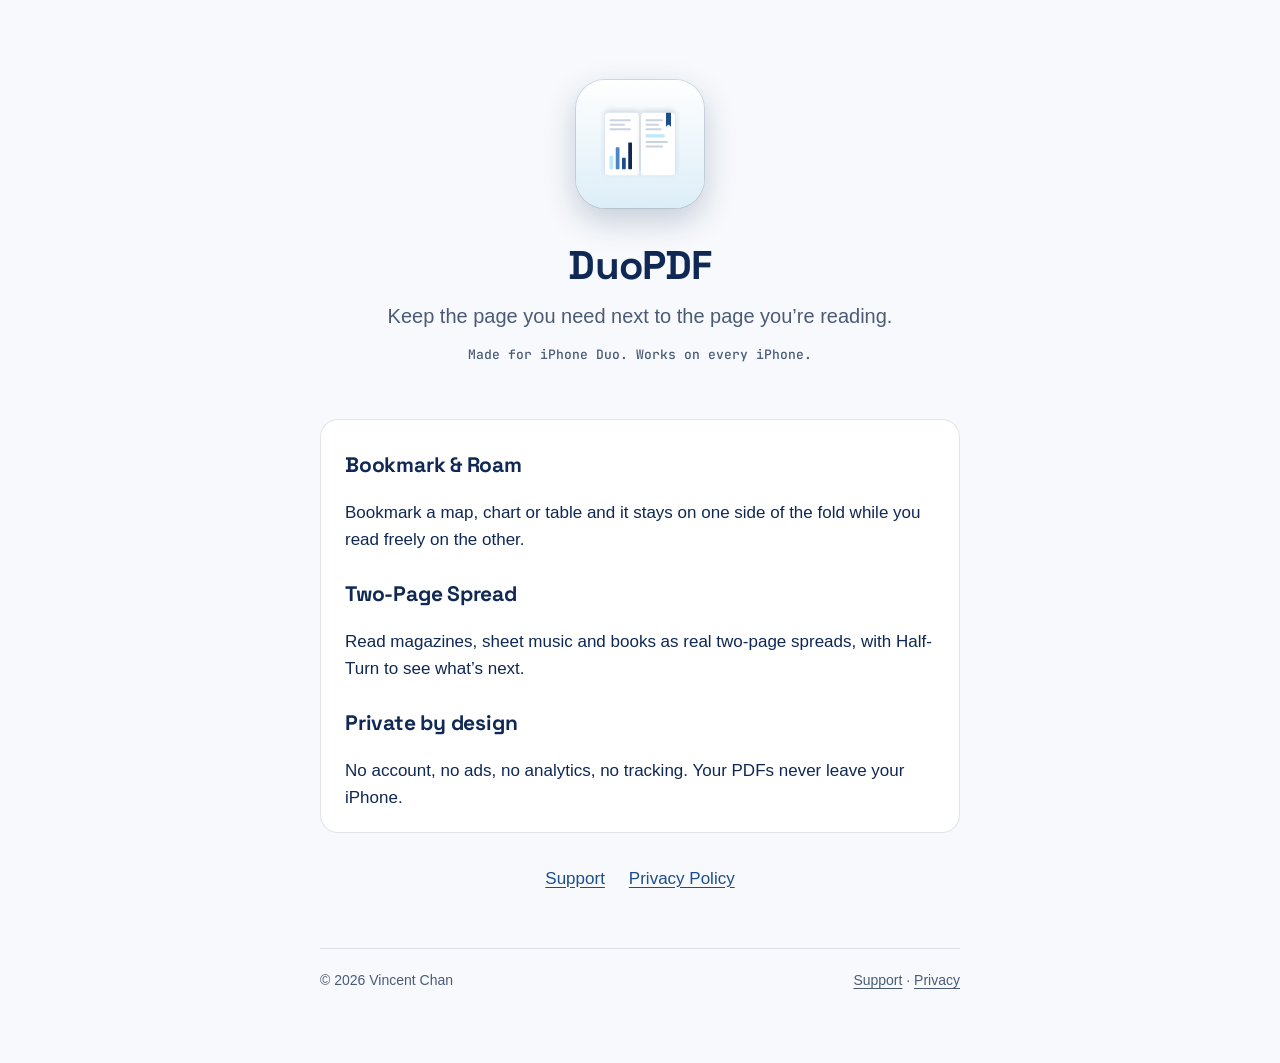
<file: index.html>
<!doctype html>
<html lang="en">
<head>
  <meta charset="utf-8">
  <meta name="viewport" content="width=device-width, initial-scale=1">
  <title>DuoPDF</title>
  <meta name="description" content="DuoPDF keeps the page you need next to the page you're reading. Made for iPhone Duo.">
  <link rel="icon" type="image/png" href="icon.png">
  <link rel="apple-touch-icon" href="apple-touch-icon.png">
  <link rel="stylesheet" href="style.css">
</head>
<body>
  <main>
    <section class="hero">
      <img src="icon.png" alt="DuoPDF app icon">
      <h1>DuoPDF</h1>
      <p class="lede">Keep the page you need next to the page you’re reading.</p>
      <p class="meta">Made for iPhone Duo. Works on every iPhone.</p>
    </section>

    <div class="card">
      <h2>Bookmark &amp; Roam</h2>
      <p>Bookmark a map, chart or table and it stays on one side of the fold while you read freely on the other.</p>
      <h2>Two-Page Spread</h2>
      <p>Read magazines, sheet music and books as real two-page spreads, with Half-Turn to see what’s next.</p>
      <h2>Private by design</h2>
      <p>No account, no ads, no analytics, no tracking. Your PDFs never leave your iPhone.</p>
    </div>

    <div class="links">
      <a href="support/">Support</a>
      <a href="privacy/">Privacy Policy</a>
    </div>

    <footer>
      <span>© 2026 Vincent Chan</span>
      <span><a href="support/">Support</a> · <a href="privacy/">Privacy</a></span>
    </footer>
  </main>
</body>
</html>
</file>
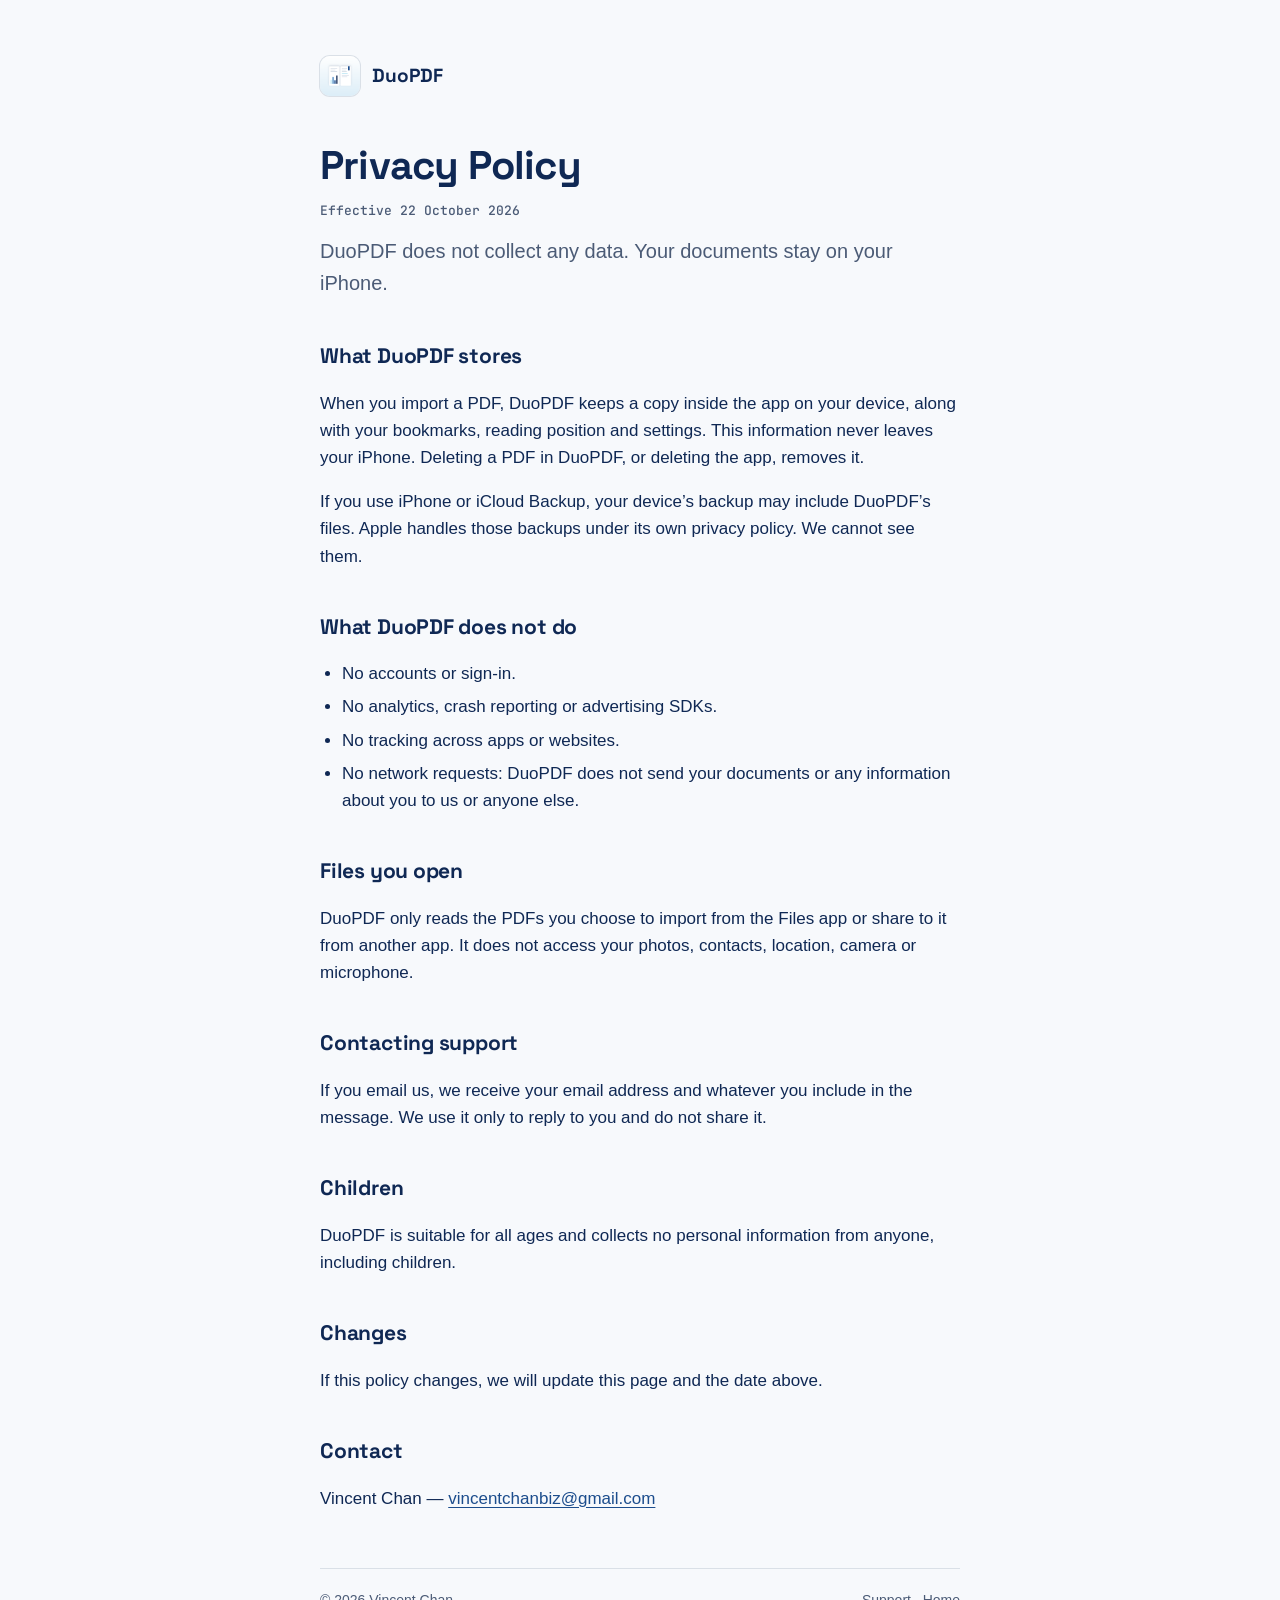
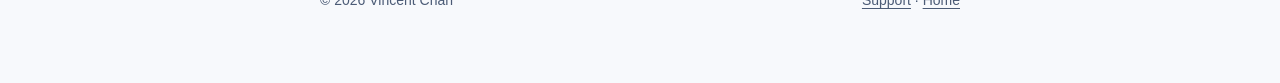
<file: privacy/index.html>
<!doctype html>
<html lang="en">
<head>
  <meta charset="utf-8">
  <meta name="viewport" content="width=device-width, initial-scale=1">
  <title>DuoPDF Privacy Policy</title>
  <meta name="description" content="DuoPDF collects no data. Your PDFs stay on your iPhone.">
  <link rel="icon" type="image/png" href="../icon.png">
  <link rel="apple-touch-icon" href="../apple-touch-icon.png">
  <link rel="stylesheet" href="../style.css">
</head>
<body>
  <main>
    <a class="brand" href="../"><img src="../icon.png" alt="">DuoPDF</a>

    <h1>Privacy Policy</h1>
    <p class="meta">Effective 22 October 2026</p>

    <p class="lede">DuoPDF does not collect any data. Your documents stay on your iPhone.</p>

    <h2>What DuoPDF stores</h2>
    <p>When you import a PDF, DuoPDF keeps a copy inside the app on your device, along with your bookmarks, reading position and settings. This information never leaves your iPhone. Deleting a PDF in DuoPDF, or deleting the app, removes it.</p>
    <p>If you use iPhone or iCloud Backup, your device’s backup may include DuoPDF’s files. Apple handles those backups under its own privacy policy. We cannot see them.</p>

    <h2>What DuoPDF does not do</h2>
    <ul>
      <li>No accounts or sign-in.</li>
      <li>No analytics, crash reporting or advertising SDKs.</li>
      <li>No tracking across apps or websites.</li>
      <li>No network requests: DuoPDF does not send your documents or any information about you to us or anyone else.</li>
    </ul>

    <h2>Files you open</h2>
    <p>DuoPDF only reads the PDFs you choose to import from the Files app or share to it from another app. It does not access your photos, contacts, location, camera or microphone.</p>

    <h2>Contacting support</h2>
    <p>If you email us, we receive your email address and whatever you include in the message. We use it only to reply to you and do not share it.</p>

    <h2>Children</h2>
    <p>DuoPDF is suitable for all ages and collects no personal information from anyone, including children.</p>

    <h2>Changes</h2>
    <p>If this policy changes, we will update this page and the date above.</p>

    <h2>Contact</h2>
    <p>Vincent Chan — <a href="mailto:vincentchanbiz@gmail.com">vincentchanbiz@gmail.com</a></p>

    <footer>
      <span>© 2026 Vincent Chan</span>
      <span><a href="../support/">Support</a> · <a href="../">Home</a></span>
    </footer>
  </main>
</body>
</html>
</file>
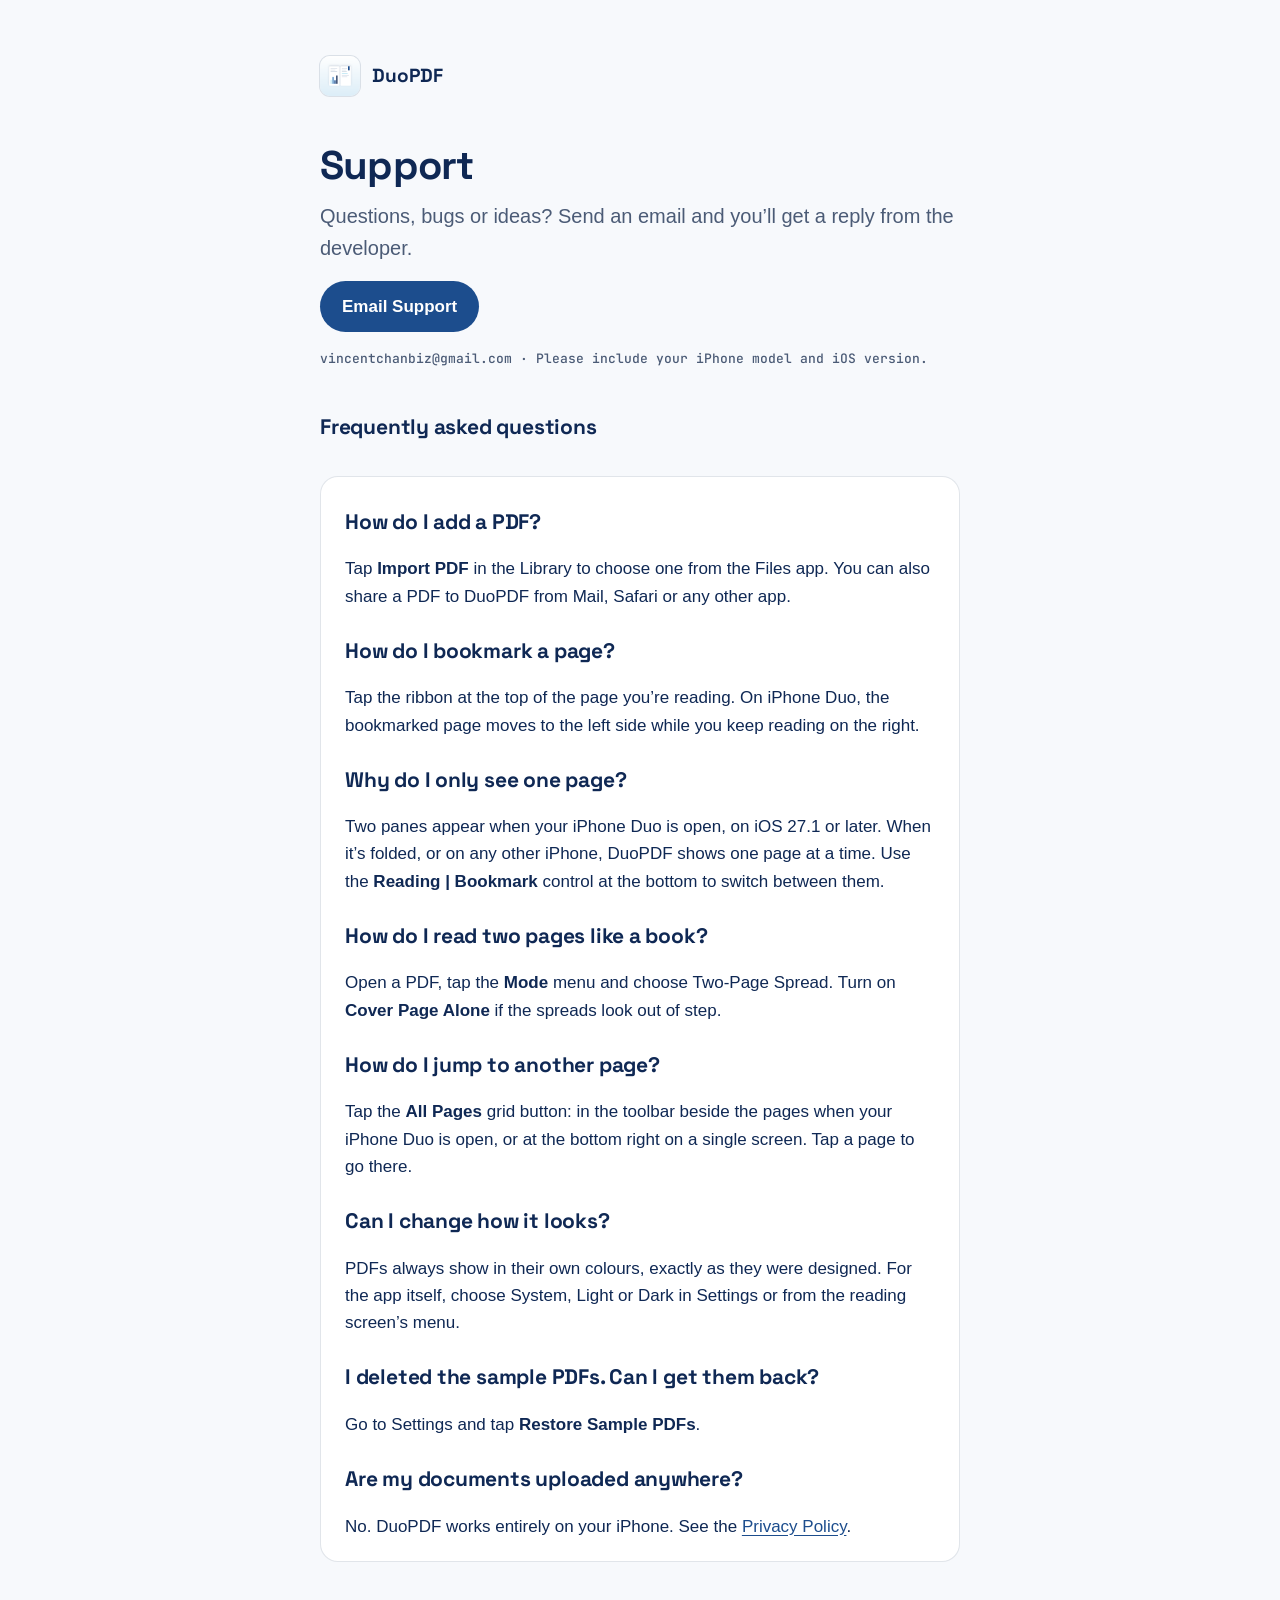
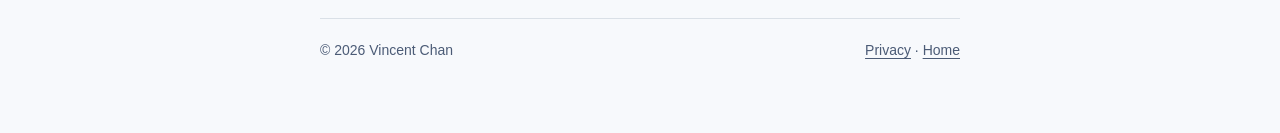
<file: support/index.html>
<!doctype html>
<html lang="en">
<head>
  <meta charset="utf-8">
  <meta name="viewport" content="width=device-width, initial-scale=1">
  <title>DuoPDF Support</title>
  <meta name="description" content="Help with DuoPDF, the two-pane PDF reader for iPhone Duo.">
  <link rel="icon" type="image/png" href="../icon.png">
  <link rel="apple-touch-icon" href="../apple-touch-icon.png">
  <link rel="stylesheet" href="../style.css">
</head>
<body>
  <main>
    <a class="brand" href="../"><img src="../icon.png" alt="">DuoPDF</a>

    <h1>Support</h1>
    <p class="lede">Questions, bugs or ideas? Send an email and you’ll get a reply from the developer.</p>
    <p><a class="button" href="mailto:vincentchanbiz@gmail.com?subject=DuoPDF%20Support">Email Support</a></p>
    <p class="meta">vincentchanbiz@gmail.com · Please include your iPhone model and iOS version.</p>

    <h2>Frequently asked questions</h2>

    <div class="card">
      <h2>How do I add a PDF?</h2>
      <p>Tap <strong>Import PDF</strong> in the Library to choose one from the Files app. You can also share a PDF to DuoPDF from Mail, Safari or any other app.</p>

      <h2>How do I bookmark a page?</h2>
      <p>Tap the ribbon at the top of the page you’re reading. On iPhone Duo, the bookmarked page moves to the left side while you keep reading on the right.</p>

      <h2>Why do I only see one page?</h2>
      <p>Two panes appear when your iPhone Duo is open, on iOS 27.1 or later. When it’s folded, or on any other iPhone, DuoPDF shows one page at a time. Use the <strong>Reading | Bookmark</strong> control at the bottom to switch between them.</p>

      <h2>How do I read two pages like a book?</h2>
      <p>Open a PDF, tap the <strong>Mode</strong> menu and choose Two-Page Spread. Turn on <strong>Cover Page Alone</strong> if the spreads look out of step.</p>

      <h2>How do I jump to another page?</h2>
      <p>Tap the <strong>All Pages</strong> grid button: in the toolbar beside the pages when your iPhone Duo is open, or at the bottom right on a single screen. Tap a page to go there.</p>

      <h2>Can I change how it looks?</h2>
      <p>PDFs always show in their own colours, exactly as they were designed. For the app itself, choose System, Light or Dark in Settings or from the reading screen’s menu.</p>

      <h2>I deleted the sample PDFs. Can I get them back?</h2>
      <p>Go to Settings and tap <strong>Restore Sample PDFs</strong>.</p>

      <h2>Are my documents uploaded anywhere?</h2>
      <p>No. DuoPDF works entirely on your iPhone. See the <a href="../privacy/">Privacy Policy</a>.</p>
    </div>

    <footer>
      <span>© 2026 Vincent Chan</span>
      <span><a href="../privacy/">Privacy</a> · <a href="../">Home</a></span>
    </footer>
  </main>
</body>
</html>
</file>
<file: style.css>
@font-face {
  font-family: "Space Grotesk";
  src: url("fonts/SpaceGrotesk-Bold.ttf") format("truetype");
  font-weight: 700;
  font-display: swap;
}
@font-face {
  font-family: "JetBrains Mono";
  src: url("fonts/JetBrainsMono-Medium.ttf") format("truetype");
  font-weight: 500;
  font-display: swap;
}

:root {
  --midnight: #0F2854;
  --royal: #1C4D8D;
  --steel: #4988C4;
  --ice: #BDE8F5;
  --bg: #F7F9FC;
  --surface: #FFFFFF;
  --text: #0F2854;
  --muted: #4B5B76;
  --hairline: rgba(15, 40, 84, 0.12);
  --accent: var(--royal);
  --display: "Space Grotesk", -apple-system, BlinkMacSystemFont, "Helvetica Neue", Arial, sans-serif;
  --mono: "JetBrains Mono", ui-monospace, "SF Mono", Menlo, monospace;
}

@media (prefers-color-scheme: dark) {
  :root {
    --bg: #0B1730;
    --surface: #12224A;
    --text: #EAF4FA;
    --muted: #A9BCD6;
    --hairline: rgba(189, 232, 245, 0.14);
    --accent: var(--ice);
  }
}

* { box-sizing: border-box; }

body {
  margin: 0;
  background: var(--bg);
  color: var(--text);
  font: 17px/1.6 -apple-system, BlinkMacSystemFont, "SF Pro Text", "Helvetica Neue", Arial, sans-serif;
  -webkit-font-smoothing: antialiased;
}

main {
  max-width: 680px;
  margin: 0 auto;
  padding: 56px 20px 72px;
}

a { color: var(--accent); text-underline-offset: 3px; }

.brand {
  display: inline-flex;
  align-items: center;
  gap: 12px;
  color: var(--text);
  text-decoration: none;
  font-family: var(--display);
  font-weight: 700;
  font-size: 19px;
}
.brand img { width: 40px; height: 40px; border-radius: 10px; box-shadow: 0 0 0 1px var(--hairline); }

.hero { text-align: center; padding: 24px 0 8px; }
.hero img { width: 128px; height: 128px; border-radius: 29px; box-shadow: 0 0 0 1px var(--hairline), 0 12px 32px rgba(15, 40, 84, 0.22); }

h1 {
  font-family: var(--display);
  font-weight: 700;
  font-size: 40px;
  line-height: 1.1;
  letter-spacing: -0.02em;
  margin: 40px 0 12px;
}
.hero h1 { margin-top: 28px; }

h2 { font-family: var(--display); font-weight: 700; font-size: 21px; margin: 40px 0 8px; letter-spacing: -0.01em; }

.lede { font-size: 20px; color: var(--muted); margin: 0 0 8px; }
.meta { color: var(--muted); font-family: var(--mono); font-weight: 500; font-size: 13px; }

.card {
  background: var(--surface);
  border: 1px solid var(--hairline);
  border-radius: 18px;
  padding: 4px 24px;
  margin: 32px 0;
}
.card h2 { margin-top: 24px; }

.links {
  display: flex;
  justify-content: center;
  gap: 24px;
  flex-wrap: wrap;
  margin-top: 28px;
}

.button {
  display: inline-block;
  background: var(--royal);
  color: #fff;
  padding: 12px 22px;
  border-radius: 999px;
  text-decoration: none;
  font-weight: 600;
}
@media (prefers-color-scheme: dark) {
  .button { background: var(--ice); color: var(--midnight); }
}

ul { padding-left: 22px; }
li { margin: 6px 0; }

footer {
  border-top: 1px solid var(--hairline);
  margin-top: 56px;
  padding-top: 20px;
  color: var(--muted);
  font-size: 14px;
  display: flex;
  justify-content: space-between;
  gap: 16px;
  flex-wrap: wrap;
}
footer a { color: var(--muted); }

@media (max-width: 480px) {
  main { padding-top: 32px; }
  h1 { font-size: 32px; }
}
</file>
